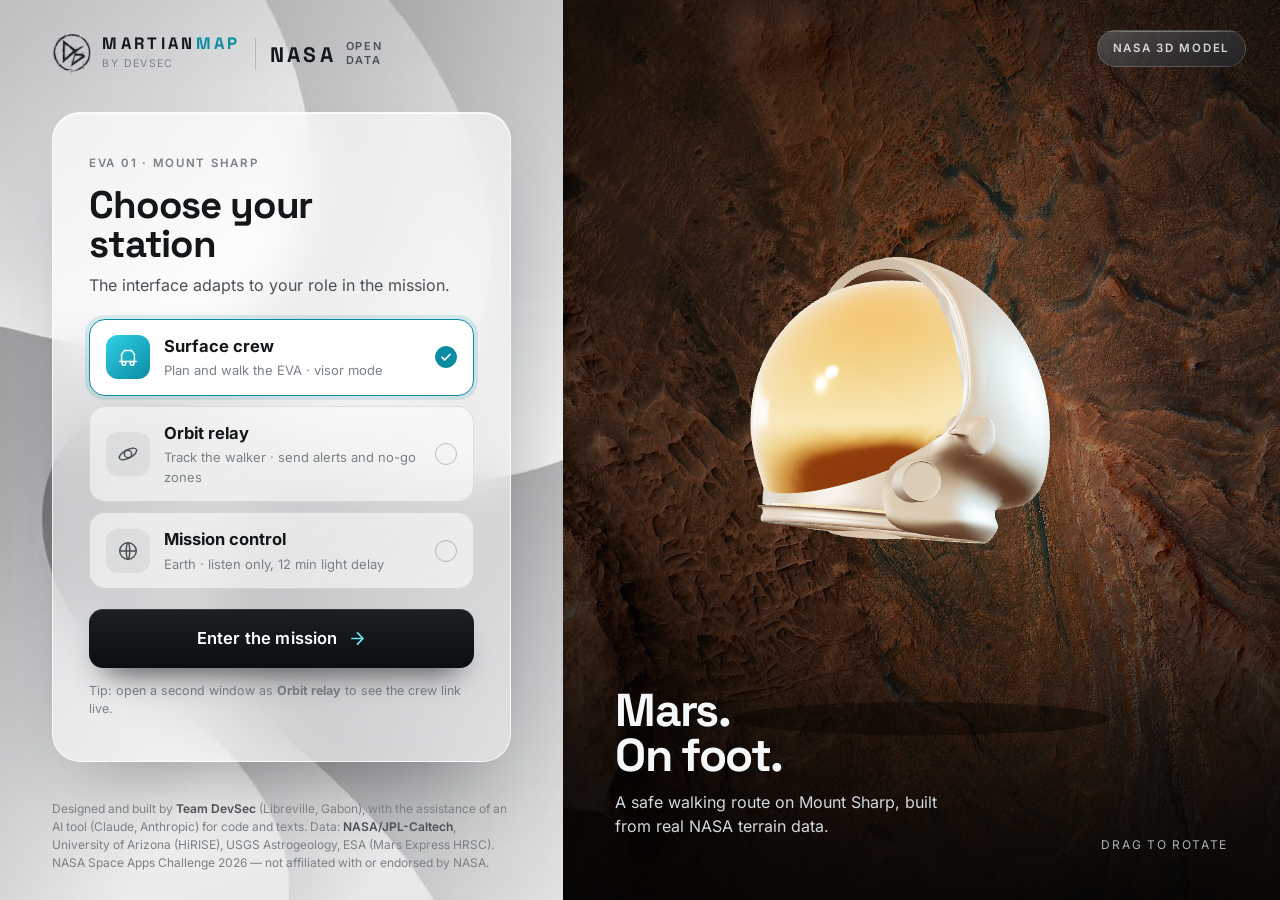
<file: site/index.html>
<!doctype html>
<html lang="en">
<head>
<meta charset="utf-8">
<meta name="viewport" content="width=device-width,initial-scale=1">
<title>Martian Map</title>
<meta name="description" content="Martian Map by DEVSEC — plan and run a Mars EVA on Mount Sharp, Gale crater. NASA / USGS data.">
<link rel="icon" href="assets/img/devsec-mark.png">
<link rel="stylesheet" href="assets/css/martian.css?v=8">
<script type="importmap">{"imports":{"three":"./assets/vendor/three.module.min.js"}}</script>
<style>
/* ===========================================================================
   ÉCRAN D'ENTRÉE (sans authentification — non autorisée par le concours)
   Gauche : choix du poste, sur le gris de la palette (surface claire, verre
   dépoli blanc). Droite : le casque NASA en 3D devant l'imagerie réelle.
   Le poste ne protège rien : il règle seulement ce que l'interface propose
   (conduire la marche, émettre, écouter).
   =========================================================================== */
body{overflow:auto;background:#C9CACC}
.page{display:grid;grid-template-columns:minmax(460px,44fr) 56fr;min-height:100vh}

/* ---------- gauche ---------- */
.acces{position:relative;display:flex;flex-direction:column;padding:34px 52px 28px;color:var(--clair-txt);
  background:#D4D5D7 url(assets/img/palette-grise.jpg) center/cover;overflow:hidden}
.acces::before{content:"";position:absolute;inset:0;
  background:linear-gradient(160deg,rgba(255,255,255,.35),rgba(255,255,255,0) 45%,rgba(110,111,113,.18))}
.acces > *{position:relative;z-index:1}

.tete{display:flex;align-items:center;justify-content:space-between;gap:16px}
.lockup{flex-wrap:nowrap;white-space:nowrap}
.lockup .marque-txt{color:var(--clair-txt)}
.lockup .marque-txt b{color:var(--cy-600)}
.lockup .marque-sous{color:var(--clair-txt-3)}
.lockup .x{background:rgba(20,23,26,.18)}
.nasa .t{font-size:11px;font-weight:600;letter-spacing:.14em;text-transform:uppercase;color:var(--clair-txt-2);line-height:1.25}

.centre{flex:1;display:flex;align-items:center;padding:30px 0}
.carte-acces{width:100%;max-width:490px;padding:36px 36px 30px;border-radius:28px;color:var(--clair-txt);
  background:linear-gradient(150deg,rgba(255,255,255,.72),rgba(255,255,255,.42));
  border:1px solid var(--clair-bord);
  backdrop-filter:blur(26px) saturate(160%);-webkit-backdrop-filter:blur(26px) saturate(160%);
  box-shadow:0 40px 80px -36px rgba(20,23,26,.45),0 1px 0 rgba(255,255,255,.9) inset}
.carte-acces .etiq{color:var(--clair-txt-3)}
.carte-acces h1{color:var(--clair-txt);font-size:clamp(32px,3vw,42px);font-weight:700;letter-spacing:-.03em;line-height:1.02;margin:10px 0 10px}
.carte-acces .intro{font-size:16px;color:var(--clair-txt-2);margin:0 0 22px}

.postes{display:grid;gap:10px;margin-bottom:20px}
.poste-c{display:grid;grid-template-columns:44px 1fr auto;align-items:center;gap:14px;padding:14px 16px;
  border-radius:16px;text-align:left;color:var(--clair-txt);
  background:rgba(255,255,255,.55);border:1px solid rgba(20,23,26,.1);
  transition:all var(--t-court) var(--e)}
.poste-c:hover{background:rgba(255,255,255,.85);transform:translateY(-1px)}
.poste-c .ic{width:44px;height:44px;border-radius:12px;display:grid;place-items:center;
  background:rgba(20,23,26,.06);color:var(--clair-txt-2)}
.poste-c .n{font-size:16.5px;font-weight:650;line-height:1.2}
.poste-c .d{font-size:13px;color:var(--clair-txt-3);margin-top:2px}
.poste-c .coche{width:22px;height:22px;border-radius:50%;border:1.5px solid rgba(20,23,26,.25);display:grid;place-items:center}
.poste-c .coche svg{opacity:0;transition:opacity var(--t-court)}
.poste-c[aria-checked=true]{background:#fff;border-color:var(--cy-600);box-shadow:0 0 0 4px rgba(10,140,163,.14)}
.poste-c[aria-checked=true] .ic{background:linear-gradient(140deg,var(--cy-400),var(--cy-600));color:#fff}
.poste-c[aria-checked=true] .coche{background:var(--cy-600);border-color:var(--cy-600)}
.poste-c[aria-checked=true] .coche svg{opacity:1}

.btn-ent{width:100%;padding:17px;font-size:16.5px;border-radius:14px;
  background:linear-gradient(180deg,#1B2024,#0B0E10);color:#fff;border:0;
  box-shadow:0 18px 30px -16px rgba(11,14,16,.8),0 1px 0 rgba(255,255,255,.12) inset}
.btn-ent:hover{background:linear-gradient(180deg,#252B30,#121619)}
.btn-ent svg{color:var(--cy-300);transition:transform var(--t-moyen) var(--e)}
.btn-ent:hover svg{transform:translateX(4px)}
.astuce{margin-top:14px;font-size:12.5px;color:var(--clair-txt-3);line-height:1.45}

.pied{font-size:12px;line-height:1.5;color:var(--clair-txt-3);max-width:62ch}
.pied b{color:var(--clair-txt-2);font-weight:600}

/* ---------- droite ---------- */
.vision{position:relative;overflow:hidden;background:#0A0806}
.vision .img{position:absolute;inset:-4%;background:url(assets/img/acces-vision.jpg) center/cover;
  filter:saturate(1.05) brightness(.62);transform:scale(1.04);transition:transform 1.2s var(--e)}
.vision::after{content:"";position:absolute;inset:0;pointer-events:none;
  background:radial-gradient(ellipse 70% 60% at 55% 45%,transparent 30%,rgba(5,4,3,.72) 100%),
             linear-gradient(0deg,rgba(5,4,3,.85),transparent 40%)}
#casque{position:absolute;inset:0;width:100%;height:100%;z-index:1;cursor:grab;touch-action:none}
#casque:active{cursor:grabbing}
.vision .txt{position:absolute;left:52px;bottom:46px;right:52px;z-index:2;pointer-events:none;
  display:flex;align-items:flex-end;justify-content:space-between;gap:24px}
.vision h2{font-size:clamp(34px,3.6vw,56px);font-weight:700;letter-spacing:-.035em;line-height:.98}
.vision .dsc{font-size:16px;color:var(--txt-2);margin-top:12px;max-width:36ch}
.puce-3d{position:absolute;top:30px;right:34px;z-index:2;display:flex;align-items:center;gap:10px;
  padding:9px 15px;border-radius:30px}
.indice{font-size:12px;letter-spacing:.14em;text-transform:uppercase;color:var(--txt-3);white-space:nowrap}
.vision.sans3d #casque{display:none}

@media (max-width:980px){
  .page{grid-template-columns:1fr}
  .vision{min-height:46vh;order:-1}
  .acces{padding:26px 20px}
  .carte-acces{padding:26px 20px}
  .vision .txt{left:20px;right:20px;bottom:24px}
  .indice{display:none}
}
</style>
</head>
<body>

<div class="page">
  <!-- =================== ENTRY =================== -->
  <section class="acces">
    <header class="tete entre-g">
      <div class="lockup">
        <div class="marque">
          <img src="assets/img/devsec-mark-sombre.png" alt="DEVSEC" style="height:40px">
          <div>
            <div class="marque-txt">MARTIAN<b>MAP</b></div>
            <div class="marque-sous">by DEVSEC</div>
          </div>
        </div>
        <span class="x"></span>
        <div class="nasa">
          <span class="nasa-mot" style="font-size:21px;color:var(--clair-txt)">NASA</span>
          <span class="t">Open<br>data</span>
        </div>
      </div>
    </header>

    <div class="centre">
      <div class="carte-acces entre">
        <span class="etiq">EVA 01 · Mount Sharp</span>
        <h1>Choose your<br>station</h1>
        <p class="intro">The interface adapts to your role in the mission.</p>

        <div class="postes" role="radiogroup" aria-label="Station">
          <button class="poste-c" role="radio" aria-checked="true" data-role="rover">
            <span class="ic"><svg width="22" height="22" viewBox="0 0 24 24" fill="none" stroke="currentColor" stroke-width="1.6" stroke-linecap="round" stroke-linejoin="round"><path d="M3 17h18M5 17V9l3-4h8l3 4v8"/><circle cx="7.5" cy="19" r="2"/><circle cx="16.5" cy="19" r="2"/></svg></span>
            <span><span class="n">Surface crew</span><span class="d" style="display:block">Plan and walk the EVA · visor mode</span></span>
            <span class="coche"><svg width="12" height="12" viewBox="0 0 24 24" fill="none" stroke="#fff" stroke-width="3.4" stroke-linecap="round" stroke-linejoin="round"><path d="m4 12.5 5.2 5.2L20 7"/></svg></span>
          </button>
          <button class="poste-c" role="radio" aria-checked="false" data-role="orbite">
            <span class="ic"><svg width="22" height="22" viewBox="0 0 24 24" fill="none" stroke="currentColor" stroke-width="1.6" stroke-linecap="round"><circle cx="12" cy="12" r="4"/><ellipse cx="12" cy="12" rx="10.5" ry="4.6" transform="rotate(-28 12 12)"/></svg></span>
            <span><span class="n">Orbit relay</span><span class="d" style="display:block">Track the walker · send alerts and no-go zones</span></span>
            <span class="coche"><svg width="12" height="12" viewBox="0 0 24 24" fill="none" stroke="#fff" stroke-width="3.4" stroke-linecap="round" stroke-linejoin="round"><path d="m4 12.5 5.2 5.2L20 7"/></svg></span>
          </button>
          <button class="poste-c" role="radio" aria-checked="false" data-role="terre">
            <span class="ic"><svg width="22" height="22" viewBox="0 0 24 24" fill="none" stroke="currentColor" stroke-width="1.6" stroke-linecap="round"><circle cx="12" cy="12" r="9"/><path d="M3 12h18M12 3c2.6 2.6 2.6 15.4 0 18M12 3c-2.6 2.6-2.6 15.4 0 18"/></svg></span>
            <span><span class="n">Mission control</span><span class="d" style="display:block">Earth · listen only, 12 min light delay</span></span>
            <span class="coche"><svg width="12" height="12" viewBox="0 0 24 24" fill="none" stroke="#fff" stroke-width="3.4" stroke-linecap="round" stroke-linejoin="round"><path d="m4 12.5 5.2 5.2L20 7"/></svg></span>
          </button>
        </div>

        <button class="btn btn-ent" id="entrer">
          <span>Enter the mission</span>
          <svg width="19" height="19" viewBox="0 0 24 24" fill="none" stroke="currentColor" stroke-width="2.2" stroke-linecap="round" stroke-linejoin="round"><path d="M5 12h13M12 5l7 7-7 7"/></svg>
        </button>
        <p class="astuce">Tip: open a second window as <b>Orbit relay</b> to see the crew link live.</p>
      </div>
    </div>

    <footer class="pied">
      Designed and built by <b>Team DevSec</b> (Libreville, Gabon), with the assistance of an AI tool
      (Claude, Anthropic) for code and texts. Data: <b>NASA/JPL-Caltech</b>, University of Arizona (HiRISE),
      USGS Astrogeology, ESA (Mars Express HRSC).<br>
      NASA Space Apps Challenge 2026 — not affiliated with or endorsed by NASA.
    </footer>
  </section>

  <!-- =================== VISION =================== -->
  <section class="vision" id="vision">
    <div class="img" id="vision-img"></div>
    <canvas id="casque" aria-label="NASA spacesuit helmet in 3D — drag to rotate"></canvas>
    <div class="puce-3d verre"><span class="etiq" style="color:var(--txt-2)">NASA 3D model</span></div>
    <div class="txt entre-d">
      <div>
        <h2>Mars.<br>On foot.</h2>
        <p class="dsc">A safe walking route on Mount Sharp, built from real NASA terrain data.</p>
      </div>
      <span class="indice">Drag to rotate</span>
    </div>
  </section>
</div>

<script src="assets/js/noyau.js?v=9"></script>
<script src="assets/js/entree.js?v=7"></script>
<script type="module" src="assets/js/acces3d.js?v=12"></script>
</body>
</html>
</file>
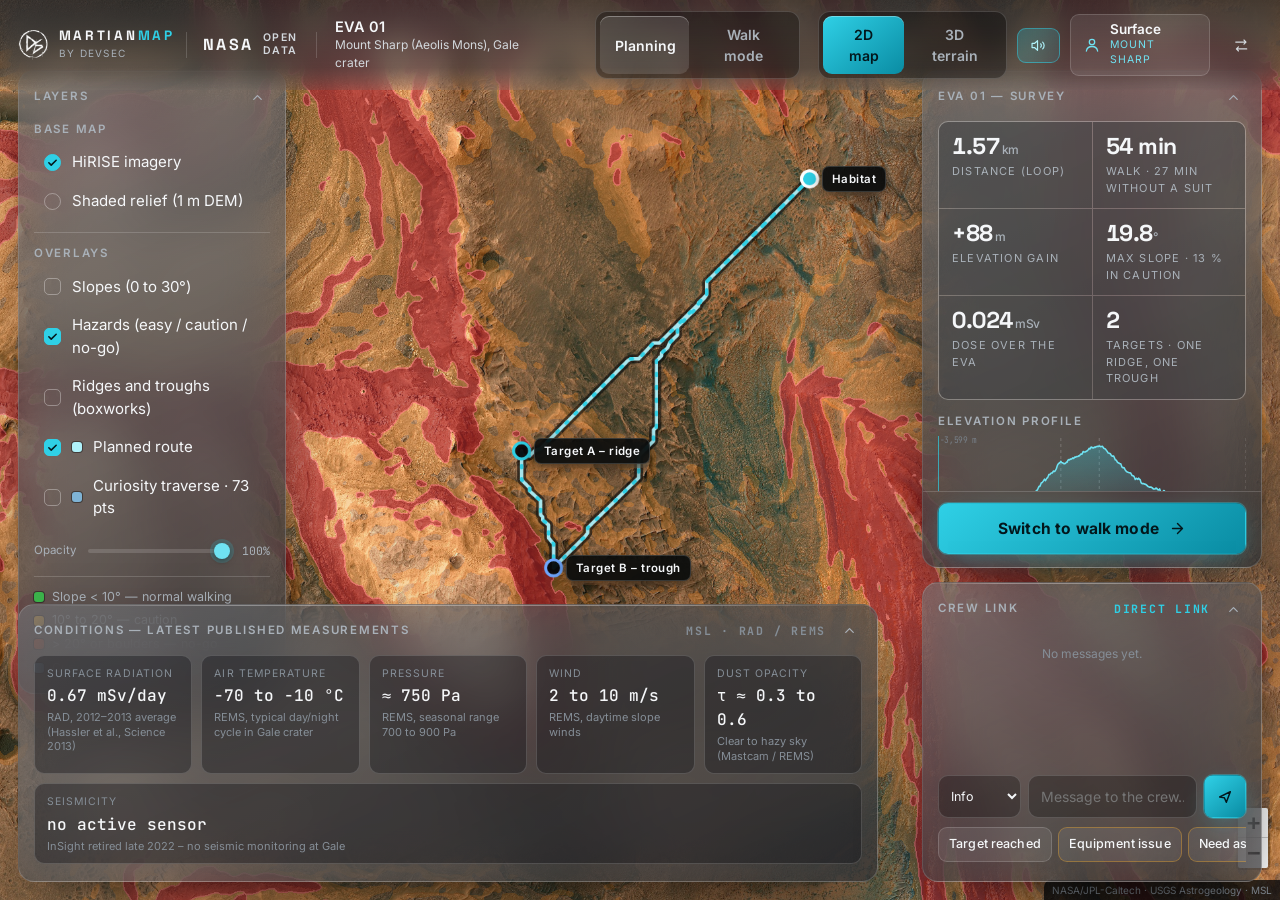
<file: site/app.html>
<!doctype html>
<html lang="en">
<head>
<meta charset="utf-8">
<meta name="viewport" content="width=device-width,initial-scale=1">
<title>Martian Map — EVA 01</title>
<link rel="icon" href="assets/img/devsec-mark.png">
<link rel="stylesheet" href="assets/vendor/leaflet/leaflet.css">
<link rel="stylesheet" href="assets/css/martian.css?v=8">
<script type="importmap">{"imports":{"three":"./assets/vendor/three.module.min.js"}}</script>
<style>
/* ===========================================================================
   Disposition : la scène (carte 2D ou terrain 3D) occupe TOUTE la fenêtre.
   Les panneaux sont des plaques de verre posées dessus — la carte n'est
   jamais réduite à une colonne.
   =========================================================================== */
body{overflow:hidden}
#scene{position:fixed;inset:0;z-index:0;background:#06090B}
#carte{position:absolute;inset:0}
#vue3d{position:absolute;inset:0;width:100%;height:100%;display:block;opacity:0;
  transition:opacity var(--t-long) var(--e);pointer-events:none}
body[data-vue="3d"] #vue3d,body[data-ecran="marche"] #vue3d{opacity:1;pointer-events:auto}
body[data-vue="3d"] #carte,body[data-ecran="marche"] #carte{opacity:0;pointer-events:none;transition:opacity var(--t-moyen) var(--e)}
#carte{transition:opacity var(--t-moyen) var(--e)}
.leaflet-container{background:#06090B;font-family:var(--police-ui)}
.leaflet-control-attribution{background:rgba(7,10,12,.78)!important;color:var(--txt-4)!important;
  font-size:10px!important;border-radius:7px 0 0 0;padding:3px 8px!important}
.leaflet-control-attribution a{color:var(--txt-3)!important}
.etiq-carte{background:rgba(7,10,12,.9);border:1px solid var(--verre-bord);color:var(--txt);white-space:nowrap;
  font:600 11.5px/1 var(--police-ui);letter-spacing:.04em;padding:5px 9px;border-radius:7px;
  box-shadow:0 6px 18px rgba(0,0,0,.5);backdrop-filter:blur(8px)}
.etiq-carte::before{display:none}

/* ---------------------------------------------------------------- barre haute */
#barre{position:fixed;top:0;left:0;right:0;z-index:40;display:flex;align-items:center;gap:18px;
  padding:11px 18px;background:linear-gradient(180deg,rgba(30,32,35,.72),rgba(30,32,35,.38) 75%,transparent);
  backdrop-filter:blur(14px) saturate(50%);-webkit-backdrop-filter:blur(14px) saturate(50%)}
.nasa-barre{display:flex;align-items:center;gap:9px;padding-left:16px;border-left:1px solid var(--verre-bord)}
.nasa-barre span:not(.nasa-mot){font-size:10.5px;font-weight:600;letter-spacing:.14em;text-transform:uppercase;color:var(--txt-2);line-height:1.2}
#barre .sep{width:1px;height:26px;background:var(--verre-bord)}
.mission-nom{font-size:14.5px;font-weight:600;line-height:1.2}
.mission-sous{font-size:12px;color:var(--txt-2)}
.droite{margin-left:auto;display:flex;align-items:center;gap:10px}
.poste{display:flex;align-items:center;gap:9px;padding:7px 12px;border-radius:9px;
  background:var(--verre-2);border:1px solid var(--verre-bord)}
.poste .n{font-size:13.5px;font-weight:600;line-height:1.1}
.poste .r{font-size:10.5px;color:var(--cy-300);letter-spacing:.1em;text-transform:uppercase}
.poste svg{color:var(--cy-300);flex:none}

/* ---------------------------------------------------------------- panneaux */
.panneau{position:fixed;z-index:30;display:flex;flex-direction:column;
  background:var(--verre-fume);
  backdrop-filter:var(--flou-fume);-webkit-backdrop-filter:var(--flou-fume);
  box-shadow:0 28px 64px -26px rgba(0,0,0,.9)}
.p-tete{display:flex;align-items:center;gap:10px;padding:13px 15px 11px}
.p-tete .etiq{flex:1}
.p-corps{padding:0 15px 15px;overflow-y:auto;min-height:0}
.repli{width:26px;height:26px;border-radius:7px;display:grid;place-items:center;color:var(--txt-3);
  transition:all var(--t-court) var(--e);flex:none}
.repli:hover{background:var(--verre-2);color:var(--txt)}
.repli svg{transition:transform var(--t-moyen) var(--e)}
.p-pied{padding:11px 15px 13px;border-top:1px solid var(--verre-bord);flex:none}
.panneau.ferme .p-corps,.panneau.ferme .p-pied{display:none}
.panneau.ferme .repli svg{transform:rotate(180deg)}

#p-couches{top:70px;left:18px;width:268px;max-height:calc(100vh - 220px)}
#p-mission{top:70px;right:18px;bottom:362px;width:390px}
#p-conditions{bottom:18px;left:18px;width:calc(100% - 446px);max-width:860px}
#p-comms{bottom:18px;right:18px;width:390px;height:330px}
body[data-ecran="marche"] .panneau{opacity:0;pointer-events:none;transform:translateY(8px)}
body[data-ecran="marche"] [data-hors-marche]{opacity:0;pointer-events:none;
  transition:opacity var(--t-moyen) var(--e)}
.panneau{transition:opacity var(--t-moyen) var(--e),transform var(--t-moyen) var(--e)}
#p-mission.ferme{width:218px}
body.plein #p-mission,body.plein #p-conditions,body.plein #p-comms,body.plein #p-couches{opacity:0;pointer-events:none}

/* --- couches --- */
.groupe + .groupe{margin-top:12px;padding-top:12px;border-top:1px solid var(--verre-bord)}
.legende{margin-top:12px;padding-top:11px;border-top:1px solid var(--verre-bord);display:grid;gap:5px}
.legende div{display:flex;align-items:center;gap:8px;font-size:12.5px;color:var(--txt-3)}
.opacite{display:flex;align-items:center;gap:10px;margin-top:10px;font-size:11.5px;color:var(--txt-3)}
.opacite input{flex:1}

/* --- bilan de mission --- */
.bilan{display:grid;grid-template-columns:1fr 1fr;gap:1px;background:var(--verre-bord);
  border:1px solid var(--verre-bord);border-radius:var(--r-s);overflow:hidden;margin-bottom:13px}
.bilan > div{background:rgba(20,22,25,.42);padding:12px 13px}
.bilan .v{font-family:var(--police-titre);font-size:23px;font-weight:700;letter-spacing:-.02em;line-height:1.05}
.bilan .v .unite{font-size:12px}
.bilan .l{font-size:11px;letter-spacing:.11em;text-transform:uppercase;color:var(--txt-3);margin-top:5px}

#profil{width:100%;height:92px;display:block;margin:4px 0 2px;cursor:crosshair}

.etape{display:grid;grid-template-columns:30px 1fr;gap:11px;padding:10px;border-radius:10px;width:100%;
  text-align:left;border:1px solid transparent;transition:all var(--t-court) var(--e)}
.etape:hover{background:var(--verre-2)}
.etape[aria-current=true]{border-color:rgba(47,208,230,.45);background:rgba(47,208,230,.08)}
.etape .num{width:30px;height:30px;border-radius:9px;display:grid;place-items:center;flex:none;
  font-family:var(--police-data);font-size:12px;font-weight:700;
  background:var(--verre-3);color:var(--txt-2);border:1px solid var(--verre-bord)}
.etape[data-nature=habitat] .num{background:rgba(255,255,255,.9);color:#070A0C;border-color:transparent}
.etape[data-nature="crête"] .num{background:linear-gradient(140deg,var(--cy-400),var(--cy-600));color:#03171C;border-color:transparent}
.etape[data-nature=creux] .num{background:linear-gradient(140deg,#6FA8FF,#2D63C8);color:#03101C;border-color:transparent}
.etape .nom{display:block;font-size:15.5px;font-weight:600;line-height:1.25}
.etape .det{display:block;font-size:12px;color:var(--txt-3);margin-top:4px;font-family:var(--police-data);
  line-height:1.5}
.etape .sci{display:block;font-size:12.5px;color:var(--cy-300);margin-top:5px;line-height:1.4}

/* --- conditions --- */
.mesures{display:flex;flex-wrap:wrap;gap:9px;padding-bottom:2px}
.mesure{flex:1 0 140px;padding:10px 12px;border-radius:10px;background:rgba(20,22,25,.4);
  border:1px solid var(--verre-bord)}
.mesure .n{font-size:10.5px;letter-spacing:.1em;text-transform:uppercase;color:var(--txt-4)}
.mesure .v{font-family:var(--police-data);font-size:16px;font-weight:500;margin:3px 0 2px}
.mesure .d{font-size:11px;color:var(--txt-4);line-height:1.3}

/* --- liaison --- */
#fil{display:flex;flex-direction:column;gap:7px;overflow-y:auto;flex:1;min-height:0;margin-bottom:11px}
.msg-l{padding:10px 12px;border-radius:11px;background:rgba(20,22,25,.45);border:1px solid var(--verre-bord);
  font-size:13.5px;line-height:1.42;animation:entre var(--t-moyen) var(--e) both}
.msg-l[data-moi]{margin-left:22px;background:rgba(47,208,230,.07);border-color:rgba(47,208,230,.22)}
.msg-l .acc{display:block;margin-top:5px;font-size:11px;color:var(--txt-3);font-family:var(--police-data)}
.msg-l .acc.ok{color:var(--cy-300)}
.msg-l .zone-l{display:inline-flex;align-items:center;gap:5px;margin-top:6px;font-size:11.5px;color:#FF9C9D}
.composer{display:flex;gap:7px;margin-bottom:9px}
.composer input{flex:1;min-width:0;padding:10px 12px;border-radius:10px;border:1px solid var(--verre-bord);
  background:rgba(0,0,0,.28);outline:0;font-size:14px}
.composer input:focus{border-color:var(--cy-500);box-shadow:0 0 0 3px rgba(47,208,230,.14)}
.composer select{padding:0 8px;border-radius:10px;border:1px solid var(--verre-bord);background:rgba(0,0,0,.28);font-size:12.5px}
.composer select option{background:#1d2024}
#suivi{display:none;align-items:center;gap:10px;padding:9px 11px;margin-bottom:9px;border-radius:11px;
  background:rgba(47,208,230,.08);border:1px solid rgba(47,208,230,.25);font-size:12.5px}
#suivi.vu{display:flex}
#suivi .data{color:var(--cy-200)}
#suivi .h{margin-left:auto;color:var(--txt-3);font-size:11px}
#suivi #suivi-auto{padding:4px 9px;font-size:11.5px;flex:none}
#suivi .puce-etat{--c:var(--txt-4)}
#suivi.en-marche .puce-etat{--c:var(--cy-400)}
body.pose-zone #carte{cursor:crosshair}
.zone-carte{fill:url(#hachures)}
.msg-l .e{display:flex;align-items:center;gap:7px;margin-bottom:4px}
.msg-l .qui{font-size:10px;letter-spacing:.1em;text-transform:uppercase;color:var(--txt-3)}
.msg-l .h{margin-left:auto;font-family:var(--police-data);font-size:10px;color:var(--txt-4)}
.msg-l[data-prio=danger]{border-color:rgba(255,77,79,.45);background:rgba(255,77,79,.09)}
.msg-l[data-prio=prudence]{border-color:rgba(255,176,32,.4);background:rgba(255,176,32,.07)}
.envois{display:flex;flex-wrap:nowrap;gap:6px;overflow-x:auto;padding-bottom:4px;flex:none;scrollbar-width:thin}
.envois .btn{flex:none;white-space:nowrap}
#fil{min-height:70px}
.envois .btn{padding:7px 10px;font-size:12.5px;border-radius:9px;font-weight:500}
.envois .btn[data-prio=danger]{border-color:rgba(255,77,79,.4)}
.envois .btn[data-prio=prudence]{border-color:rgba(255,176,32,.35)}
.vide{font-size:12px;color:var(--txt-4);padding:12px 2px;text-align:center}

/* ===========================================================================
   MODE MARCHE — visière
   Le centre reste libre : tout est repoussé sur les bords.
   =========================================================================== */
#hud{position:fixed;inset:0;z-index:35;opacity:0;pointer-events:none;
  transition:opacity var(--t-moyen) var(--e)}
body[data-ecran="marche"] #hud{opacity:1;pointer-events:auto}
#hud > *{position:absolute}
/* vignettage de visière */
#hud::before{content:"";position:absolute;inset:0;pointer-events:none;
  background:radial-gradient(ellipse 72% 64% at 50% 48%,transparent 52%,rgba(0,0,0,.62) 100%)}

/* bande de cap, en haut : fine, à la limite du champ de vision */
#ruban{top:72px;left:50%;transform:translateX(-50%);width:min(620px,56vw);height:44px;
  background:var(--verre-fume);
  border-radius:12px;overflow:hidden;display:grid;place-items:center}
#ruban canvas{display:block;width:100%;height:100%}
#ruban .fleche{position:absolute;top:-6px;left:50%;transform:translateX(-50%);
  width:0;height:0;border-left:7px solid transparent;border-right:7px solid transparent;
  border-top:9px solid var(--cy-300)}

.colonne{display:flex;flex-direction:column;gap:12px;width:296px}
#hud-g{left:26px;top:132px}
#hud-d{right:26px;top:132px;align-items:stretch}
.bloc{padding:15px 17px;border-radius:var(--r-m);
  background:var(--verre-fume);
  backdrop-filter:var(--flou-fume);-webkit-backdrop-filter:var(--flou-fume)}
.bloc .l{font-size:11px;letter-spacing:.15em;text-transform:uppercase;color:var(--txt-3);margin-bottom:7px}
.bloc .g{font-family:var(--police-titre);font-weight:700;letter-spacing:-.03em;line-height:.95;
  font-variant-numeric:tabular-nums}
.bloc .g .unite{font-size:.42em;letter-spacing:0}

#b-prochain .nom{font-family:var(--police-titre);font-size:23px;font-weight:600;line-height:1.1}
#b-prochain .sci{font-size:12.5px;color:var(--cy-300);margin-top:5px;line-height:1.35}
#b-dist .g{font-size:64px}
#b-temps .g{font-size:40px}
#b-pente{border:1.5px solid var(--sur);background:linear-gradient(150deg,rgba(86,204,138,.14),rgba(86,204,138,.04))}
#b-pente .l{color:var(--sur)}
#b-pente .g{font-size:46px}
#b-pente[data-n=prudence]{border-color:var(--prudence);background:linear-gradient(150deg,rgba(255,176,32,.16),rgba(255,176,32,.04))}
#b-pente[data-n=prudence] .l{color:var(--prudence)}
#b-pente[data-n=limite]{border-color:var(--danger);background:linear-gradient(150deg,rgba(255,77,79,.18),rgba(255,77,79,.05))}
#b-pente[data-n=limite] .l{color:#FF8A8C}
#b-retour .g{font-size:34px}
.duo{display:flex;gap:11px}
.duo > div{flex:1}

/* minicarte 3D façon jeu — inclinée, orientée selon le cap */
#boussole3d{left:26px;bottom:26px;width:230px;height:230px;perspective:620px;pointer-events:none}
#boussole3d .plateau{width:100%;height:100%;transform:rotateX(48deg) scale(1.08);transform-style:preserve-3d;
  border-radius:50%;overflow:hidden;position:relative;
  background:radial-gradient(circle,rgba(10,16,20,.9),rgba(6,9,11,.96));
  box-shadow:0 0 0 1.5px var(--verre-bord),0 24px 50px -16px rgba(0,0,0,.9),
             0 0 46px -10px rgba(47,208,230,.3) inset}
#boussole3d canvas{position:absolute;inset:0;width:100%;height:100%}
#boussole3d .joueur{position:absolute;left:50%;top:70%;transform:translate(-50%,-50%);
  width:0;height:0;border-left:8px solid transparent;border-right:8px solid transparent;
  border-bottom:17px solid var(--cy-300);filter:drop-shadow(0 0 7px rgba(47,208,230,.9))}
#boussole3d .nord{position:absolute;left:50%;top:70%;width:2px;height:42%;transform-origin:top center;
  background:linear-gradient(180deg,rgba(255,77,79,.85),transparent)}
#boussole3d .cadre{position:absolute;inset:0;border-radius:50%;pointer-events:none;
  box-shadow:0 0 0 1.5px rgba(255,255,255,.14) inset}
#boussole-etiq{left:26px;bottom:2px;width:230px;display:flex;flex-direction:column;align-items:center;gap:7px}
#mini-etiq{font-size:11.5px;letter-spacing:.1em}
#boussole3d[data-etat=prudence] .plateau{box-shadow:0 0 0 2px var(--prudence),0 24px 50px -16px rgba(0,0,0,.9)}
#boussole3d[data-etat=danger] .plateau{box-shadow:0 0 0 3px var(--danger),0 0 40px -6px rgba(255,77,79,.6),0 24px 50px -16px rgba(0,0,0,.9)}
#radar-ctl{display:flex;gap:6px;align-items:center}
#radar-ctl .segments{padding:3px}#radar-ctl .segments button{padding:4px 10px;font-size:12px}
#radar-portee{padding:5px 9px;font-size:12px}
/* liaison dans la visière : bas-centre, hors du champ utile */
#h-liaison{left:0;right:0;margin:0 auto;bottom:26px;width:min(440px,calc(100vw - 920px));min-width:300px;padding:11px 14px;
  border-radius:var(--r-m);display:none}
#h-liaison.vu{display:block;animation:tombe var(--t-moyen) var(--e) both}
#h-liaison[data-prio=danger]{border-color:rgba(255,77,79,.6);box-shadow:0 0 0 1px rgba(255,77,79,.4),0 20px 50px -20px rgba(255,77,79,.5)}
#h-liaison[data-prio=prudence]{border-color:rgba(255,176,32,.55)}
#h-liaison .e{display:flex;align-items:center;gap:8px;margin-bottom:4px}
#h-liaison .t{font-size:14px;line-height:1.4;margin-bottom:9px}
#h-liaison .rep{display:flex;gap:6px}
#h-liaison .rep .btn{flex:1;padding:7px 8px;font-size:12.5px}
#h-liaison .rep kbd{font-family:var(--police-data);font-size:10.5px;color:var(--txt-3);margin-right:2px}
body.sur-cible-on #h-liaison{bottom:200px}

/* contrôles de démonstration */
#hud-cmd{right:26px;bottom:26px;width:380px;padding:13px 15px;border-radius:var(--r-m)}
.allure{display:flex;align-items:center;gap:8px;margin-bottom:10px;font-size:12px;color:var(--txt-3)}
.allure .segments{margin-left:auto;padding:3px}
.allure .segments button{padding:5px 10px;font-size:12.5px}
.allure .data{color:var(--txt-2)}
.cmd-l{display:flex;align-items:center;gap:8px;margin-bottom:10px}
.cmd-l .btn{flex:none}
#barre-prog{height:5px;border-radius:5px;background:rgba(255,255,255,.1);overflow:hidden;margin-bottom:9px}
#barre-prog i{display:block;height:100%;width:0;border-radius:5px;
  background:linear-gradient(90deg,var(--cy-500),var(--cy-300));transition:width .18s linear}
.cmd-info{font-family:var(--police-data);font-size:10.5px;color:var(--txt-4);display:flex;
  justify-content:space-between;gap:10px}

/* réticule central, très discret */
#reticule{left:50%;top:50%;transform:translate(-50%,-50%);width:46px;height:46px;pointer-events:none;opacity:.5}
#reticule::before,#reticule::after{content:"";position:absolute;background:rgba(255,255,255,.5)}
#reticule::before{left:50%;top:0;bottom:0;width:1px;transform:translateX(-50%);
  background:linear-gradient(180deg,transparent,rgba(255,255,255,.45) 35%,transparent 45%,
    transparent 55%,rgba(255,255,255,.45) 65%,transparent)}
#reticule::after{top:50%;left:0;right:0;height:1px;transform:translateY(-50%);
  background:linear-gradient(90deg,transparent,rgba(255,255,255,.45) 35%,transparent 45%,
    transparent 55%,rgba(255,255,255,.45) 65%,transparent)}

/* carte d'arrivée sur cible — placée bas-centre, hors du champ utile */
#sur-cible{left:50%;bottom:26px;transform:translateX(-50%) translateY(14px);width:min(430px,46vw);
  padding:16px 18px;border-radius:var(--r-m);opacity:0;pointer-events:none;
  border:1.5px solid rgba(47,208,230,.5);
  background:linear-gradient(150deg,rgba(47,208,230,.16),rgba(10,16,20,.9));
  transition:opacity var(--t-moyen) var(--e),transform var(--t-moyen) var(--e)}
#sur-cible.vu{opacity:1;transform:translateX(-50%);pointer-events:auto}
#sur-cible .t{display:flex;align-items:center;gap:10px;margin-bottom:9px}
#sur-cible .nom{font-family:var(--police-titre);font-size:18px;font-weight:600}
#sur-cible .sci{font-size:12.5px;color:var(--txt-2);line-height:1.45;margin-bottom:11px}
#sur-cible .chrono{display:flex;align-items:baseline;gap:9px}
#sur-cible .chrono .g{font-family:var(--police-titre);font-size:34px;font-weight:700;
  font-variant-numeric:tabular-nums;letter-spacing:-.02em;color:var(--cy-200)}

/* pile d'alertes (liaison, sécurité) */
#alertes{position:fixed;top:66px;left:50%;transform:translateX(-50%);z-index:60;
  display:flex;flex-direction:column;gap:9px;width:min(460px,86vw);pointer-events:none}
.alerte{padding:13px 15px;border-radius:var(--r-m);pointer-events:auto;
  border-left:3px solid var(--cy-400);animation:tombe var(--t-moyen) var(--e) both}
.alerte[data-prio=danger]{border-left-color:var(--danger)}
.alerte[data-prio=prudence]{border-left-color:var(--prudence)}
.alerte .e{display:flex;align-items:center;gap:8px;margin-bottom:4px}
.alerte .t{font-size:12.5px;line-height:1.4;color:var(--txt-2)}
@keyframes tombe{from{opacity:0;transform:translateY(-14px) scale(.97)}to{opacity:1;transform:none}}
.part{animation:part var(--t-moyen) var(--e) forwards}
@keyframes part{to{opacity:0;transform:translateY(-10px) scale(.97);margin-top:-54px}}

.impulsion{animation:impulsion .5s var(--e)}
@keyframes impulsion{0%{box-shadow:0 0 0 0 rgba(47,208,230,.5)}100%{box-shadow:0 0 0 18px rgba(47,208,230,0)}}

/* chargement */
#chargement{position:fixed;inset:0;z-index:90;display:grid;place-items:center;background:var(--ink-900);
  transition:opacity var(--t-long) var(--e)}
#chargement.parti{opacity:0;pointer-events:none}
.barre-ch{width:210px;height:2px;background:rgba(255,255,255,.1);border-radius:2px;overflow:hidden;margin-top:22px}
.barre-ch i{display:block;height:100%;width:30%;background:var(--cy-400);animation:glisse 1.1s var(--e) infinite}
@keyframes glisse{0%{transform:translateX(-100%)}100%{transform:translateX(430%)}}

@media (max-width:1280px){
  #p-mission{width:340px}#p-comms{width:340px;height:300px}
  #p-mission{bottom:332px}
  #p-conditions{width:calc(100% - 396px)}
  .colonne{width:250px}#b-dist .g{font-size:48px}
}
@media (max-width:1000px){
  #p-couches,#p-conditions{display:none}
  #p-mission,#p-comms{width:min(340px,calc(100vw - 36px))}
  #boussole3d{width:170px;height:170px}#boussole-etiq{width:170px}
  #hud-cmd{width:min(330px,calc(100vw - 52px))}
}
</style>
</head>
<body data-ecran="plan" data-vue="2d" data-role="rover">

<div id="chargement">
  <div style="text-align:center">
    <img src="assets/img/devsec-mark.png" alt="" style="height:52px;opacity:.9">
    <div class="marque-txt" style="margin-top:16px">MARTIAN<b>MAP</b></div>
    <div class="etiq" style="margin-top:9px" id="ch-txt">Loading survey</div>
    <div class="barre-ch"><i></i></div>
  </div>
</div>

<div id="scene">
  <div id="carte"></div>
  <canvas id="vue3d"></canvas>
</div>

<!-- ============================ BARRE HAUTE ============================ -->
<header id="barre">
  <div class="marque">
    <img src="assets/img/devsec-mark.png" alt="DEVSEC" style="height:30px">
    <div>
      <div class="marque-txt" style="font-size:13.5px">MARTIAN<b>MAP</b></div>
      <div class="marque-sous" style="font-size:10px">by DEVSEC</div>
    </div>
    <div class="nasa-barre"><span class="nasa-mot" style="font-size:16px;color:var(--txt)">NASA</span><span>Open<br>data</span></div>
  </div>
  <div class="sep"></div>
  <div>
    <div class="mission-nom" id="m-nom">EVA 01</div>
    <div class="mission-sous" id="m-site">Mount Sharp</div>
  </div>

  <div class="segments" role="tablist" style="margin-left:26px">
    <button role="tab" data-ecran="plan" aria-selected="true">Planning</button>
    <button role="tab" data-ecran="marche" aria-selected="false" id="ong-marche">Walk mode</button>
  </div>

  <div class="droite">
    <div class="segments" id="vues" data-hors-marche>
      <button data-vue="2d" aria-selected="true" class="cy">2D map</button>
      <button data-vue="3d" aria-selected="false" class="cy">3D terrain</button>
    </div>
    <button class="btn btn-fant btn-min" id="b-son" aria-pressed="true" title="Interface sounds">
      <svg width="17" height="17" viewBox="0 0 24 24" fill="none" stroke="currentColor" stroke-width="1.7" stroke-linecap="round" stroke-linejoin="round"><path d="M11 5 6.5 9H3v6h3.5L11 19Z"/><path d="M15.5 9.5a3.5 3.5 0 0 1 0 5" class="o1"/><path d="M18.5 7a7 7 0 0 1 0 10" class="o2"/></svg>
    </button>
    <div class="poste">
      <svg width="18" height="18" viewBox="0 0 24 24" fill="none" stroke="currentColor" stroke-width="1.7" stroke-linecap="round" stroke-linejoin="round" id="p-ic"><circle cx="12" cy="8" r="3.6"/><path d="M4.5 20c.7-3.8 3.8-6 7.5-6s6.8 2.2 7.5 6"/></svg>
      <div><div class="n" id="p-nom">Surface</div><div class="r" id="p-lieu">surface</div></div>
    </div>
    <button class="btn btn-fant btn-min" id="b-sortie" title="Change station">
      <svg width="17" height="17" viewBox="0 0 24 24" fill="none" stroke="currentColor" stroke-width="1.7" stroke-linecap="round" stroke-linejoin="round"><path d="M4 7h15m0 0-3-3m3 3-3 3M20 17H5m0 0 3-3m-3 3 3 3"/></svg>
    </button>
  </div>
</header>

<!-- ============================ PLANIFICATION ============================ -->
<aside class="panneau verre" id="p-couches">
  <div class="p-tete">
    <span class="etiq">Layers</span>
    <button class="repli" data-repli title="Collapse"><svg width="15" height="15" viewBox="0 0 24 24" fill="none" stroke="currentColor" stroke-width="2" stroke-linecap="round" stroke-linejoin="round"><path d="m6 15 6-6 6 6"/></svg></button>
  </div>
  <div class="p-corps">
    <div class="groupe"><span class="etiq" style="display:block;margin-bottom:5px">Base map</span><div id="fonds"></div></div>
    <div class="groupe"><span class="etiq" style="display:block;margin-bottom:5px">Overlays</span><div id="surcouches"></div>
      <div class="opacite"><span>Opacity</span><input type="range" id="opacite" min="10" max="100" value="100"><span class="data" id="opacite-v">100%</span></div>
    </div>
    <div class="legende">
      <div><span class="pastille" style="background:#3CB44B"></span>Slope &lt; 10° — normal walking</div>
      <div><span class="pastille" style="background:#E0A33C"></span>10° to 20° — caution</div>
      <div><span class="pastille" style="background:#B5462A"></span>&gt; 20° or boulders — no-go</div>
      <div><span class="pastille" style="background:#7FB3D5"></span>Curiosity traverse</div>
    </div>
  </div>
</aside>

<aside class="panneau verre" id="p-mission">
  <div class="p-tete">
    <span class="etiq">EVA 01 — survey</span>
    <button class="repli" data-repli title="Collapse"><svg width="15" height="15" viewBox="0 0 24 24" fill="none" stroke="currentColor" stroke-width="2" stroke-linecap="round" stroke-linejoin="round"><path d="m6 15 6-6 6 6"/></svg></button>
  </div>
  <div class="p-corps">
    <div class="bilan" id="bilan"></div>
    <span class="etiq" style="display:block;margin:4px 0 2px">Elevation profile</span>
    <svg id="profil" viewBox="0 0 352 92" preserveAspectRatio="none"></svg>
    <div style="font-size:10.5px;color:var(--txt-4);margin-bottom:12px">
      Bottom band: hazard class of the ground underfoot.
    </div>
    <span class="etiq" style="display:block;margin-bottom:5px">Sequence</span>
    <div id="etapes"></div>
    <div style="font-size:10.5px;color:var(--txt-4);margin-top:12px;line-height:1.45" id="hypotheses"></div>
  </div>
  <div class="p-pied">
    <button class="btn btn-cle" id="vers-marche" style="width:100%">
      Switch to walk mode
      <svg width="17" height="17" viewBox="0 0 24 24" fill="none" stroke="currentColor" stroke-width="2" stroke-linecap="round" stroke-linejoin="round"><path d="M5 12h13M12 5l7 7-7 7"/></svg>
    </button>
  </div>
</aside>

<aside class="panneau verre" id="p-conditions">
  <div class="p-tete">
    <span class="etiq">Conditions — latest published measurements</span>
    <span class="etiq data" id="cond-maj" style="flex:none;color:var(--txt-4)"></span>
    <button class="repli" data-repli title="Collapse"><svg width="15" height="15" viewBox="0 0 24 24" fill="none" stroke="currentColor" stroke-width="2" stroke-linecap="round" stroke-linejoin="round"><path d="m6 15 6-6 6 6"/></svg></button>
  </div>
  <div class="p-corps"><div class="mesures" id="mesures"></div></div>
</aside>

<aside class="panneau verre" id="p-comms">
  <div class="p-tete">
    <span class="etiq">Crew link</span>
    <span class="etiq data" id="delai" style="flex:none;color:var(--cy-400)"></span>
    <button class="repli" data-repli title="Collapse"><svg width="15" height="15" viewBox="0 0 24 24" fill="none" stroke="currentColor" stroke-width="2" stroke-linecap="round" stroke-linejoin="round"><path d="m6 15 6-6 6 6"/></svg></button>
  </div>
  <div class="p-corps" style="display:flex;flex-direction:column;flex:1;min-height:0">
    <div id="suivi"><span class="puce-etat"></span>
      <span>Walker <span class="data" id="suivi-txt">—</span></span><span class="h data" id="suivi-h"></span>
      <button class="btn btn-min" id="suivi-auto" aria-pressed="true" title="Keep the walker in view">Follow</button></div>
    <div id="fil"></div>
    <form class="composer" id="composer" autocomplete="off">
      <select id="c-prio" aria-label="Priority"><option value="info">Info</option><option value="prudence">Caution</option><option value="danger">Urgent</option></select>
      <input id="c-texte" maxlength="280" placeholder="Message to the crew…" aria-label="Message">
      <button class="btn btn-min btn-cle" type="submit" aria-label="Send"><svg width="16" height="16" viewBox="0 0 24 24" fill="none" stroke="currentColor" stroke-width="2.2" stroke-linecap="round" stroke-linejoin="round"><path d="M4 12 20 4l-6 16-3-7Z"/></svg></button>
    </form>
    <div class="envois" id="envois"></div>
  </div>
</aside>

<!-- ============================ MODE MARCHE ============================ -->
<section id="hud" aria-hidden="true">
  <div id="ruban" class="verre"><canvas id="ruban-c" width="1240" height="84"></canvas><span class="fleche"></span></div>
  <div id="reticule"></div>

  <div class="colonne" id="hud-g">
    <div class="bloc verre" id="b-prochain">
      <div class="l">Next waypoint <span class="data" id="h-etape" style="color:var(--cy-400)"></span></div>
      <div class="nom" id="h-nom">—</div>
      <div class="sci" id="h-sci"></div>
    </div>
    <div class="bloc verre" id="b-dist">
      <div class="l">Distance</div>
      <div class="g" id="h-dist">0<span class="unite"> m</span></div>
    </div>
    <div class="bloc verre" id="b-temps">
      <div class="l">Time estimate</div>
      <div class="g" id="h-temps">0<span class="unite"> min</span></div>
    </div>
  </div>

  <div class="colonne" id="hud-d">
    <div class="bloc verre" id="b-pente" data-n="ok">
      <div class="l" id="h-pente-etat">Normal ground</div>
      <div class="g" id="h-pente">0,0°</div>
      <div style="font-size:11px;color:var(--txt-3);margin-top:6px" id="h-pente-txt"></div>
    </div>
    <div class="bloc verre" id="b-retour">
      <div class="l">Back to habitat</div>
      <div class="g" id="h-retour">0<span class="unite"> min</span></div>
    </div>
    <div class="duo">
      <div class="bloc verre"><div class="l">Dose</div>
        <div class="g data" style="font-size:21px" id="h-dose">0.000<span class="unite" style="font-size:11px"> mSv</span></div></div>
      <div class="bloc verre"><div class="l">Heading</div>
        <div class="g data" style="font-size:21px" id="h-cap">0°</div></div>
    </div>
  </div>

  <div id="boussole3d">
    <div class="plateau"><canvas id="mini-c" width="560" height="560"></canvas><span class="nord" id="mini-nord"></span><span class="cadre"></span></div>
    <span class="joueur"></span>
  </div>
  <div id="boussole-etiq">
    <span class="etiq" id="mini-etiq">Zones · 160 m</span>
    <div id="radar-ctl">
      <div class="segments" id="radar-couches" title="Radar layer (R)">
        <button data-c="zones" aria-selected="true">Zones</button>
        <button data-c="trajet" aria-selected="false">Route</button>
      </div>
      <button class="btn btn-min" id="radar-portee" title="Radar range">160 m</button>
    </div>
  </div>

  <div id="h-liaison" class="verre">
    <div class="e"><span class="puce-etat etat" id="hl-puce" style="border:0;padding:0"></span>
      <span class="etiq" id="hl-de">Orbit</span><span class="etiq data" id="hl-h" style="margin-left:auto;color:var(--txt-3)"></span></div>
    <div class="t" id="hl-t"></div>
    <div class="rep">
      <button class="btn btn-min" data-rep="ok"><kbd>1</kbd> Copy</button>
      <button class="btn btn-min" data-rep="retour-ok"><kbd>2</kbd> Heading back</button>
      <button class="btn btn-min" data-rep="aide"><kbd>3</kbd> Assistance</button>
    </div>
  </div>

  <div id="sur-cible" class="verre">
    <div class="t">
      <span class="puce-etat etat" style="--c:var(--cy-400);border:0;padding:0"></span>
      <span class="etiq etiq-cy">Target reached</span>
      <span class="nom" id="sc-nom" style="margin-left:auto"></span>
    </div>
    <div class="sci" id="sc-sci"></div>
    <div class="chrono">
      <span class="g" id="sc-chrono">20:00</span>
      <div><div class="etiq">Sampling in progress</div>
        <div style="font-size:11px;color:var(--txt-3)" id="sc-reste"></div></div>
      <button class="btn btn-min" id="sc-fin" style="margin-left:auto">Finish</button>
    </div>
  </div>

  <div id="hud-cmd" class="verre">
    <div class="allure">
      <span>Pace <span class="data" id="c-vitesse">—</span></span>
      <div class="segments" id="c-facteur" title="Demo time acceleration">
        <button data-f="1" aria-selected="false">×1</button>
        <button data-f="10" aria-selected="true">×10</button>
        <button data-f="30" aria-selected="false">×30</button>
      </div>
    </div>
    <div class="cmd-l">
      <button class="btn btn-min" id="c-recul">−25 m</button>
      <button class="btn btn-min btn-cle" id="c-lecture" style="flex:1">Walk</button>
      <button class="btn btn-min" id="c-avance">+25 m</button>
      <button class="btn btn-min" id="c-reset" title="Back to the habitat">⟲</button>
    </div>
    <div id="barre-prog"><i id="prog-i"></i></div>
    <input type="range" id="c-curseur" min="0" max="1000" value="0" style="width:100%" aria-label="Position along the route">
    <div class="cmd-info">
      <span id="c-pos">0 / 0 m</span>
      <span id="c-alt">—</span>
      <span>← → · space · R · esc</span>
    </div>
  </div>
</section>

<div id="alertes"></div>

<script src="assets/vendor/leaflet/leaflet.js"></script>
<script src="assets/js/noyau.js?v=9"></script>
<script src="assets/js/carte2d.js?v=8"></script>
<script src="assets/js/hud.js?v=7"></script>
<script type="module" src="assets/js/app.js?v=19"></script>
</body>
</html>
</file>
<file: site/assets/css/martian.css>
@import url("../fonts/polices.css");

/* ===========================================================================
   MARTIAN MAP — système de design
   DEVSEC · NASA Space Apps Challenge 2026 · Libreville

   Principes retenus, et pourquoi :

   1. VERRE GRIS.  Les surfaces sont des plaques de verre fumé tirées de la
      palette fournie (gris neutre #6E6F71 → #FFFFFF). La lisibilité ne vient
      pas d'un fond noir opaque mais du verre lui-même : il floute, teinte en gris
      ce qu'il recouvre (teinte grise + désaturation). Le terrain reste visible
      à travers, l'élément mis en avant devient le centre d'intérêt.
   2. ACCENT FROID.  Le terrain de Gale est rouille. Un accent chaud s'y noie.
      L'accent instrument est donc cyan : contraste maximal sur la roche, et
      lecture immédiate de « ceci est une donnée, pas du paysage ».
   3. LE CHAUD EST RÉSERVÉ AU DANGER.  Ambre = prudence, rouge = limite. Aucune
      décoration chaude ailleurs : dans une interface de sécurité, une couleur
      d'alerte utilisée pour faire joli est une faute.
   4. LE CENTRE EST LIBRE.  En mode marche, rien n'est placé au centre : c'est
      le champ de vision de l'astronaute.
   =========================================================================== */

:root{
  /* --- sol --- */
  --ink-900:#070A0C;
  --ink-800:#0B1013;
  --ink-700:#111820;
  --ink-600:#18222B;

  /* --- gris de la palette fournie --- */
  --g-05:#F8F8F9; --g-10:#F0F0F1; --g-20:#E0E0E2; --g-30:#D0D0D2;
  --g-40:#C0C0C2; --g-50:#A8A8AB; --g-60:#909094; --g-70:#6E6F71;

  /* --- verre --- */
  --verre-1:rgba(255,255,255,.05);
  --verre-2:rgba(255,255,255,.085);
  --verre-3:rgba(255,255,255,.13);
  --verre-bord:rgba(255,255,255,.16);
  --verre-bord-fort:rgba(255,255,255,.32);
  --verre-ombre:0 24px 60px -24px rgba(0,0,0,.85);
  --flou:blur(24px) saturate(150%);
  /* verre fumé gris : la plaque floute ET assombrit ce qu'elle recouvre */
  --verre-fume:linear-gradient(155deg,rgba(120,122,126,.5),rgba(70,72,76,.56) 45%,rgba(38,40,44,.66));
  --flou-fume:blur(26px) saturate(40%);

  /* --- surfaces claires (écran d'accès) --- */
  --clair-txt:#14171A; --clair-txt-2:#4A5056; --clair-txt-3:#7A8086;
  --clair-verre:rgba(255,255,255,.52); --clair-bord:rgba(255,255,255,.75);

  /* --- texte --- */
  --txt:#F5F7F9; --txt-2:#D3D8DD; --txt-3:#A9B1B9; --txt-4:#858E97;

  /* --- accent instrument --- */
  --cy-200:#AFF2FA; --cy-300:#6FE2F2; --cy-400:#2FD0E6;
  --cy-500:#11B2CC; --cy-600:#0A8CA3; --cy-700:#076B7D;
  --cy-ombre:0 0 0 1px rgba(47,208,230,.35), 0 8px 28px -8px rgba(47,208,230,.45);

  /* --- sémantique sécurité --- */
  --sur:#56CC8A; --prudence:#FFB020; --danger:#FF4D4F; --danger-2:#C62A2C;

  /* --- marques --- */
  --nasa-bleu:#0B3D91; --nasa-rouge:#FC3D21;

  /* --- rythme --- */
  --r-s:10px; --r-m:16px; --r-l:22px; --r-xl:30px;
  --t-court:.16s; --t-moyen:.3s; --t-long:.55s;
  --e:cubic-bezier(.2,.75,.25,1);

  --police-titre:"Space Grotesk","Segoe UI",system-ui,sans-serif;
  --police-ui:"Inter","Segoe UI",system-ui,sans-serif;
  --police-data:"JetBrains Mono",ui-monospace,"Cascadia Mono",Consolas,monospace;
}

*,*::before,*::after{box-sizing:border-box}
html,body{height:100%;margin:0}
body{
  background:var(--ink-900); color:var(--txt);
  font:400 17px/1.5 var(--police-ui);
  -webkit-font-smoothing:antialiased; text-rendering:optimizeLegibility;
  overflow:hidden;
}
h1,h2,h3,h4{margin:0;font-family:var(--police-titre);font-weight:600;letter-spacing:-.015em}
button,input,select,textarea{font:inherit;color:inherit}
button{border:0;background:none;cursor:pointer}
a{color:var(--cy-300);text-decoration:none}
::selection{background:rgba(47,208,230,.3)}

/* barres de défilement discrètes */
*::-webkit-scrollbar{width:9px;height:9px}
*::-webkit-scrollbar-track{background:transparent}
*::-webkit-scrollbar-thumb{background:rgba(255,255,255,.1);border-radius:9px;border:2px solid transparent;background-clip:content-box}
*::-webkit-scrollbar-thumb:hover{background:rgba(255,255,255,.2);background-clip:content-box}

/* ===========================================================================
   VERRE — la brique de base
   =========================================================================== */
.verre{
  position:relative;
  background:var(--verre-fume);
  backdrop-filter:var(--flou-fume); -webkit-backdrop-filter:var(--flou-fume);
  border:1px solid var(--verre-bord);
  border-radius:var(--r-m);
  box-shadow:var(--verre-ombre);
}
/* liseré lumineux en haut de plaque : donne l'épaisseur du verre */
.verre::before{
  content:""; position:absolute; inset:0 0 auto; height:1px; border-radius:inherit;
  background:linear-gradient(90deg,transparent,var(--verre-bord-fort) 22%,var(--verre-bord-fort) 78%,transparent);
  pointer-events:none;
}
.verre-dense{background:linear-gradient(158deg,rgba(14,20,26,.88),rgba(8,12,16,.82));backdrop-filter:blur(30px) saturate(130%)}
/* Posé sur l'imagerie : le fond doit rester sombre quelle que soit la couleur
   de la carte en dessous, sinon le texte secondaire disparaît. La sensation de
   verre vient alors du flou et du liseré, pas de la transparence. */
.verre-pose{
  background:linear-gradient(158deg,rgba(17,24,31,.89),rgba(9,13,17,.86));
  backdrop-filter:blur(26px) saturate(135%); -webkit-backdrop-filter:blur(26px) saturate(135%);
  border:1px solid rgba(255,255,255,.12);
  box-shadow:0 28px 64px -26px rgba(0,0,0,.95),0 0 0 1px rgba(0,0,0,.3);
}
.verre-plat{box-shadow:none;border-radius:var(--r-s)}
@supports not (backdrop-filter:blur(2px)){
  .verre{background:rgba(40,42,46,.94)}
}

/* clic : une onde part du point touché — chaque action se voit */
.onde{position:absolute;border-radius:50%;pointer-events:none;transform:scale(0);
  background:radial-gradient(circle,rgba(255,255,255,.45),rgba(255,255,255,0) 70%);
  animation:onde .55s var(--e) forwards}
@keyframes onde{to{transform:scale(1);opacity:0}}
.btn,.segments button,.role,.etape{position:relative;overflow:hidden}

/* logo NASA mis en avant : pastille blanche qui garde l'insigne intact */
.nasa{display:inline-flex;align-items:center;gap:10px}
/* « NASA » en texte : le règlement du concours interdit l'insigne. Simple
   mention de source, dans la typographie du produit. */
.nasa-mot{font-family:var(--police-titre);font-weight:700;letter-spacing:.16em;line-height:1}
.lockup{display:flex;align-items:center;gap:14px}
.lockup .x{width:1px;align-self:stretch;background:var(--verre-bord-fort);margin:4px 0}

/* ===========================================================================
   TYPOGRAPHIE
   =========================================================================== */
.titre-xl{font-family:var(--police-titre);font-size:clamp(34px,3.8vw,52px);font-weight:700;line-height:1.05;letter-spacing:-.025em}
.titre-l {font-family:var(--police-titre);font-size:23px;font-weight:600;line-height:1.15}
.titre-m {font-family:var(--police-titre);font-size:18px;font-weight:600}

/* étiquette technique : toujours en capitales, toujours espacée, jamais une phrase */
.etiq{
  font-family:var(--police-ui); font-size:11.5px; font-weight:600;
  letter-spacing:.15em; text-transform:uppercase; color:var(--txt-3);
}
.etiq-cy{color:var(--cy-400)}
.data{font-family:var(--police-data);font-variant-numeric:tabular-nums;font-feature-settings:"tnum" 1}
.unite{font-family:var(--police-ui);font-weight:500;color:var(--txt-3)}
.sourdine{color:var(--txt-2)}
.sourdine-2{color:var(--txt-3)}

/* grand nombre d'instrument */
.nombre{font-family:var(--police-titre);font-weight:700;font-variant-numeric:tabular-nums;letter-spacing:-.03em;line-height:.92}
.nombre-xxl{font-size:clamp(56px,7vw,96px)}
.nombre-xl{font-size:clamp(38px,4.4vw,58px)}
.nombre-l{font-size:30px}

/* ===========================================================================
   COMMANDES
   =========================================================================== */
.btn{
  display:inline-flex;align-items:center;justify-content:center;gap:10px;
  padding:13px 20px;border-radius:var(--r-s);
  font-weight:600;font-size:15.5px;letter-spacing:.01em;
  border:1px solid var(--verre-bord); background:var(--verre-2); color:var(--txt);
  transition:background var(--t-court) var(--e),border-color var(--t-court) var(--e),
             transform var(--t-court) var(--e),box-shadow var(--t-court) var(--e);
}
.btn:hover{background:var(--verre-3);border-color:var(--verre-bord-fort)}
.btn:active{transform:translateY(1px)}
.btn:focus-visible{outline:2px solid var(--cy-400);outline-offset:2px}
.btn-cle{
  background:linear-gradient(140deg,var(--cy-400),var(--cy-600));
  border-color:transparent;color:#03171C;font-weight:700;
  box-shadow:var(--cy-ombre);
}
.btn-cle:hover{background:linear-gradient(140deg,var(--cy-300),var(--cy-500));border-color:transparent}
.btn-fant{background:transparent;border-color:transparent;color:var(--txt-2);padding:9px 12px}
.btn-fant:hover{background:var(--verre-2);color:var(--txt)}
.btn-min{padding:8px 12px;font-size:13.5px;border-radius:9px}
.btn[aria-pressed=true],.btn.on{
  background:linear-gradient(140deg,rgba(47,208,230,.26),rgba(47,208,230,.1));
  border-color:rgba(47,208,230,.5);color:var(--cy-200);
}
.btn:disabled{opacity:.42;pointer-events:none}

/* interrupteur de segment (2D | 3D, rôles…) */
.segments{display:inline-flex;padding:4px;gap:3px;border-radius:12px;background:rgba(0,0,0,.34);border:1px solid var(--verre-bord)}
.segments button{padding:8px 15px;border-radius:9px;font-size:14px;font-weight:600;color:var(--txt-3);
  transition:all var(--t-court) var(--e)}
.segments button:hover{color:var(--txt)}
.segments button[aria-selected=true]{background:var(--verre-3);color:var(--txt);box-shadow:0 1px 0 var(--verre-bord-fort) inset}
.segments button[aria-selected=true].cy{background:linear-gradient(140deg,var(--cy-400),var(--cy-600));color:#03171C}

/* champ de formulaire */
.champ{display:block;margin-bottom:16px}
.champ > .etiq{display:block;margin-bottom:7px}
.saisie{
  display:flex;align-items:center;gap:11px;
  padding:0 15px;border-radius:var(--r-s);
  background:rgba(0,0,0,.3);border:1px solid var(--verre-bord);
  transition:border-color var(--t-court) var(--e),box-shadow var(--t-court) var(--e),background var(--t-court) var(--e);
}
.saisie:focus-within{border-color:var(--cy-500);box-shadow:0 0 0 3px rgba(47,208,230,.13);background:rgba(0,0,0,.42)}
.saisie input{flex:1;min-width:0;padding:14px 0;border:0;outline:0;background:transparent;font-size:15.5px;letter-spacing:.01em}
.saisie input::placeholder{color:var(--txt-4)}
.saisie .ic{color:var(--txt-3);display:grid;place-items:center;flex:none}
.saisie.err{border-color:var(--danger);box-shadow:0 0 0 3px rgba(255,77,79,.14)}

/* interrupteur */
.bascule{display:inline-flex;align-items:center;gap:10px;cursor:pointer;user-select:none}
.bascule input{position:absolute;opacity:0;pointer-events:none}
.bascule i{width:38px;height:21px;border-radius:21px;background:rgba(0,0,0,.45);border:1px solid var(--verre-bord);
  position:relative;transition:all var(--t-moyen) var(--e);flex:none}
.bascule i::after{content:"";position:absolute;top:2px;left:2px;width:15px;height:15px;border-radius:50%;
  background:var(--g-50);transition:all var(--t-moyen) var(--e)}
.bascule input:checked + i{background:rgba(47,208,230,.3);border-color:var(--cy-500)}
.bascule input:checked + i::after{left:19px;background:var(--cy-300)}
.bascule input:focus-visible + i{outline:2px solid var(--cy-400);outline-offset:2px}

/* case à cocher de couche */
.ligne-couche{
  display:flex;align-items:center;gap:11px;padding:8px 10px;border-radius:9px;cursor:pointer;
  transition:background var(--t-court) var(--e);font-size:15px;
}
.ligne-couche:hover{background:var(--verre-2)}
.ligne-couche input{position:absolute;opacity:0;pointer-events:none}
.ligne-couche .boite{
  width:17px;height:17px;border-radius:5px;border:1.5px solid var(--verre-bord-fort);flex:none;
  display:grid;place-items:center;transition:all var(--t-court) var(--e);
}
.ligne-couche .boite svg{opacity:0;transform:scale(.5);transition:all var(--t-court) var(--e)}
.ligne-couche input:checked + .boite{background:var(--cy-400);border-color:var(--cy-400)}
.ligne-couche input:checked + .boite svg{opacity:1;transform:scale(1)}
.ligne-couche input[type=radio] + .boite{border-radius:50%}
.ligne-couche input:focus-visible + .boite{outline:2px solid var(--cy-400);outline-offset:2px}
.pastille{width:10px;height:10px;border-radius:3px;flex:none;box-shadow:0 0 0 1px rgba(0,0,0,.4)}

/* curseur */
input[type=range]{-webkit-appearance:none;appearance:none;height:22px;background:transparent;cursor:pointer}
input[type=range]::-webkit-slider-runnable-track{height:4px;border-radius:4px;background:rgba(255,255,255,.14)}
input[type=range]::-webkit-slider-thumb{-webkit-appearance:none;width:16px;height:16px;margin-top:-6px;border-radius:50%;
  background:var(--cy-300);box-shadow:0 0 0 4px rgba(47,208,230,.18),0 2px 6px rgba(0,0,0,.5);
  transition:box-shadow var(--t-court) var(--e)}
input[type=range]:hover::-webkit-slider-thumb{box-shadow:0 0 0 7px rgba(47,208,230,.22),0 2px 6px rgba(0,0,0,.5)}
input[type=range]:focus-visible::-webkit-slider-thumb{box-shadow:0 0 0 7px rgba(47,208,230,.4)}

/* ===========================================================================
   MARQUES
   =========================================================================== */
.marque{display:flex;align-items:center;gap:11px}
.marque img{height:26px;width:auto;display:block}
.marque-txt{font-family:var(--police-titre);font-weight:700;font-size:16.5px;letter-spacing:.2em;line-height:1}
.marque-txt b{color:var(--cy-400);font-weight:700}
.marque-sous{font-size:10.5px;letter-spacing:.13em;color:var(--txt-3);text-transform:uppercase;margin-top:3px}

/* bandeau d'attribution : l'insigne NASA sert de SOURCE DE DONNÉES,
   jamais de marque produit — le produit est DEVSEC. */
.attribution{display:flex;align-items:center;gap:10px;font-size:11.5px;color:var(--txt-3);line-height:1.35}
.attribution img{height:28px;width:28px;flex:none;border-radius:50%}

/* ===========================================================================
   ÉTATS DE SÉCURITÉ
   =========================================================================== */
.etat{--c:var(--sur);position:relative;border-left:3px solid var(--c);padding-left:13px}
.etat[data-n=prudence]{--c:var(--prudence)}
.etat[data-n=limite],.etat[data-n=danger]{--c:var(--danger)}
.etat[data-n=info]{--c:var(--txt-4)}
.puce-etat{width:8px;height:8px;border-radius:50%;background:var(--c);flex:none;
  box-shadow:0 0 0 3px color-mix(in srgb,var(--c) 22%,transparent)}

.pulsation{animation:pulsation 1.9s var(--e) infinite}
@keyframes pulsation{0%,100%{opacity:1}50%{opacity:.45}}
.battement{animation:battement 1.25s var(--e) infinite}
@keyframes battement{0%,100%{box-shadow:0 0 0 0 rgba(255,77,79,.5)}60%{box-shadow:0 0 0 14px rgba(255,77,79,0)}}

/* apparition de panneau */
.entre{animation:entre var(--t-moyen) var(--e) both}
@keyframes entre{from{opacity:0;transform:translateY(10px) scale(.99)}to{opacity:1;transform:none}}
.entre-g{animation:entreG var(--t-long) var(--e) both}
@keyframes entreG{from{opacity:0;transform:translateX(-16px)}to{opacity:1;transform:none}}
.entre-d{animation:entreD var(--t-long) var(--e) both}
@keyframes entreD{from{opacity:0;transform:translateX(16px)}to{opacity:1;transform:none}}

@media (prefers-reduced-motion:reduce){
  *,*::before,*::after{animation-duration:.01ms!important;animation-iteration-count:1!important;
    transition-duration:.01ms!important}
}

/* ===========================================================================
   FOND — grille d'instrument + halo, sous le verre
   =========================================================================== */
.fond-grille{position:fixed;inset:0;z-index:0;pointer-events:none;overflow:hidden}
.fond-grille::before{
  content:"";position:absolute;inset:-2px;
  background-image:linear-gradient(rgba(255,255,255,.028) 1px,transparent 1px),
                   linear-gradient(90deg,rgba(255,255,255,.028) 1px,transparent 1px);
  background-size:68px 68px;
  mask-image:radial-gradient(ellipse 85% 70% at 50% 40%,#000 25%,transparent 78%);
  -webkit-mask-image:radial-gradient(ellipse 85% 70% at 50% 40%,#000 25%,transparent 78%);
}
.fond-grille::after{
  content:"";position:absolute;width:62vw;height:62vw;left:-16vw;top:-22vw;border-radius:50%;
  background:radial-gradient(circle,rgba(17,178,204,.11),transparent 68%);filter:blur(28px);
}
</file>
<file: site/assets/vendor/leaflet/leaflet.css>
/* required styles */

.leaflet-pane,
.leaflet-tile,
.leaflet-marker-icon,
.leaflet-marker-shadow,
.leaflet-tile-container,
.leaflet-pane > svg,
.leaflet-pane > canvas,
.leaflet-zoom-box,
.leaflet-image-layer,
.leaflet-layer {
	position: absolute;
	left: 0;
	top: 0;
	}
.leaflet-container {
	overflow: hidden;
	}
.leaflet-tile,
.leaflet-marker-icon,
.leaflet-marker-shadow {
	-webkit-user-select: none;
	   -moz-user-select: none;
	        user-select: none;
	  -webkit-user-drag: none;
	}
/* Prevents IE11 from highlighting tiles in blue */
.leaflet-tile::selection {
	background: transparent;
}
/* Safari renders non-retina tile on retina better with this, but Chrome is worse */
.leaflet-safari .leaflet-tile {
	image-rendering: -webkit-optimize-contrast;
	}
/* hack that prevents hw layers "stretching" when loading new tiles */
.leaflet-safari .leaflet-tile-container {
	width: 1600px;
	height: 1600px;
	-webkit-transform-origin: 0 0;
	}
.leaflet-marker-icon,
.leaflet-marker-shadow {
	display: block;
	}
/* .leaflet-container svg: reset svg max-width decleration shipped in Joomla! (joomla.org) 3.x */
/* .leaflet-container img: map is broken in FF if you have max-width: 100% on tiles */
.leaflet-container .leaflet-overlay-pane svg {
	max-width: none !important;
	max-height: none !important;
	}
.leaflet-container .leaflet-marker-pane img,
.leaflet-container .leaflet-shadow-pane img,
.leaflet-container .leaflet-tile-pane img,
.leaflet-container img.leaflet-image-layer,
.leaflet-container .leaflet-tile {
	max-width: none !important;
	max-height: none !important;
	width: auto;
	padding: 0;
	}

.leaflet-container img.leaflet-tile {
	/* See: https://bugs.chromium.org/p/chromium/issues/detail?id=600120 */
	mix-blend-mode: plus-lighter;
}

.leaflet-container.leaflet-touch-zoom {
	-ms-touch-action: pan-x pan-y;
	touch-action: pan-x pan-y;
	}
.leaflet-container.leaflet-touch-drag {
	-ms-touch-action: pinch-zoom;
	/* Fallback for FF which doesn't support pinch-zoom */
	touch-action: none;
	touch-action: pinch-zoom;
}
.leaflet-container.leaflet-touch-drag.leaflet-touch-zoom {
	-ms-touch-action: none;
	touch-action: none;
}
.leaflet-container {
	-webkit-tap-highlight-color: transparent;
}
.leaflet-container a {
	-webkit-tap-highlight-color: rgba(51, 181, 229, 0.4);
}
.leaflet-tile {
	filter: inherit;
	visibility: hidden;
	}
.leaflet-tile-loaded {
	visibility: inherit;
	}
.leaflet-zoom-box {
	width: 0;
	height: 0;
	-moz-box-sizing: border-box;
	     box-sizing: border-box;
	z-index: 800;
	}
/* workaround for https://bugzilla.mozilla.org/show_bug.cgi?id=888319 */
.leaflet-overlay-pane svg {
	-moz-user-select: none;
	}

.leaflet-pane         { z-index: 400; }

.leaflet-tile-pane    { z-index: 200; }
.leaflet-overlay-pane { z-index: 400; }
.leaflet-shadow-pane  { z-index: 500; }
.leaflet-marker-pane  { z-index: 600; }
.leaflet-tooltip-pane   { z-index: 650; }
.leaflet-popup-pane   { z-index: 700; }

.leaflet-map-pane canvas { z-index: 100; }
.leaflet-map-pane svg    { z-index: 200; }

.leaflet-vml-shape {
	width: 1px;
	height: 1px;
	}
.lvml {
	behavior: url(#default#VML);
	display: inline-block;
	position: absolute;
	}


/* control positioning */

.leaflet-control {
	position: relative;
	z-index: 800;
	pointer-events: visiblePainted; /* IE 9-10 doesn't have auto */
	pointer-events: auto;
	}
.leaflet-top,
.leaflet-bottom {
	position: absolute;
	z-index: 1000;
	pointer-events: none;
	}
.leaflet-top {
	top: 0;
	}
.leaflet-right {
	right: 0;
	}
.leaflet-bottom {
	bottom: 0;
	}
.leaflet-left {
	left: 0;
	}
.leaflet-control {
	float: left;
	clear: both;
	}
.leaflet-right .leaflet-control {
	float: right;
	}
.leaflet-top .leaflet-control {
	margin-top: 10px;
	}
.leaflet-bottom .leaflet-control {
	margin-bottom: 10px;
	}
.leaflet-left .leaflet-control {
	margin-left: 10px;
	}
.leaflet-right .leaflet-control {
	margin-right: 10px;
	}


/* zoom and fade animations */

.leaflet-fade-anim .leaflet-popup {
	opacity: 0;
	-webkit-transition: opacity 0.2s linear;
	   -moz-transition: opacity 0.2s linear;
	        transition: opacity 0.2s linear;
	}
.leaflet-fade-anim .leaflet-map-pane .leaflet-popup {
	opacity: 1;
	}
.leaflet-zoom-animated {
	-webkit-transform-origin: 0 0;
	    -ms-transform-origin: 0 0;
	        transform-origin: 0 0;
	}
svg.leaflet-zoom-animated {
	will-change: transform;
}

.leaflet-zoom-anim .leaflet-zoom-animated {
	-webkit-transition: -webkit-transform 0.25s cubic-bezier(0,0,0.25,1);
	   -moz-transition:    -moz-transform 0.25s cubic-bezier(0,0,0.25,1);
	        transition:         transform 0.25s cubic-bezier(0,0,0.25,1);
	}
.leaflet-zoom-anim .leaflet-tile,
.leaflet-pan-anim .leaflet-tile {
	-webkit-transition: none;
	   -moz-transition: none;
	        transition: none;
	}

.leaflet-zoom-anim .leaflet-zoom-hide {
	visibility: hidden;
	}


/* cursors */

.leaflet-interactive {
	cursor: pointer;
	}
.leaflet-grab {
	cursor: -webkit-grab;
	cursor:    -moz-grab;
	cursor:         grab;
	}
.leaflet-crosshair,
.leaflet-crosshair .leaflet-interactive {
	cursor: crosshair;
	}
.leaflet-popup-pane,
.leaflet-control {
	cursor: auto;
	}
.leaflet-dragging .leaflet-grab,
.leaflet-dragging .leaflet-grab .leaflet-interactive,
.leaflet-dragging .leaflet-marker-draggable {
	cursor: move;
	cursor: -webkit-grabbing;
	cursor:    -moz-grabbing;
	cursor:         grabbing;
	}

/* marker & overlays interactivity */
.leaflet-marker-icon,
.leaflet-marker-shadow,
.leaflet-image-layer,
.leaflet-pane > svg path,
.leaflet-tile-container {
	pointer-events: none;
	}

.leaflet-marker-icon.leaflet-interactive,
.leaflet-image-layer.leaflet-interactive,
.leaflet-pane > svg path.leaflet-interactive,
svg.leaflet-image-layer.leaflet-interactive path {
	pointer-events: visiblePainted; /* IE 9-10 doesn't have auto */
	pointer-events: auto;
	}

/* visual tweaks */

.leaflet-container {
	background: #ddd;
	outline-offset: 1px;
	}
.leaflet-container a {
	color: #0078A8;
	}
.leaflet-zoom-box {
	border: 2px dotted #38f;
	background: rgba(255,255,255,0.5);
	}


/* general typography */
.leaflet-container {
	font-family: "Helvetica Neue", Arial, Helvetica, sans-serif;
	font-size: 12px;
	font-size: 0.75rem;
	line-height: 1.5;
	}


/* general toolbar styles */

.leaflet-bar {
	box-shadow: 0 1px 5px rgba(0,0,0,0.65);
	border-radius: 4px;
	}
.leaflet-bar a {
	background-color: #fff;
	border-bottom: 1px solid #ccc;
	width: 26px;
	height: 26px;
	line-height: 26px;
	display: block;
	text-align: center;
	text-decoration: none;
	color: black;
	}
.leaflet-bar a,
.leaflet-control-layers-toggle {
	background-position: 50% 50%;
	background-repeat: no-repeat;
	display: block;
	}
.leaflet-bar a:hover,
.leaflet-bar a:focus {
	background-color: #f4f4f4;
	}
.leaflet-bar a:first-child {
	border-top-left-radius: 4px;
	border-top-right-radius: 4px;
	}
.leaflet-bar a:last-child {
	border-bottom-left-radius: 4px;
	border-bottom-right-radius: 4px;
	border-bottom: none;
	}
.leaflet-bar a.leaflet-disabled {
	cursor: default;
	background-color: #f4f4f4;
	color: #bbb;
	}

.leaflet-touch .leaflet-bar a {
	width: 30px;
	height: 30px;
	line-height: 30px;
	}
.leaflet-touch .leaflet-bar a:first-child {
	border-top-left-radius: 2px;
	border-top-right-radius: 2px;
	}
.leaflet-touch .leaflet-bar a:last-child {
	border-bottom-left-radius: 2px;
	border-bottom-right-radius: 2px;
	}

/* zoom control */

.leaflet-control-zoom-in,
.leaflet-control-zoom-out {
	font: bold 18px 'Lucida Console', Monaco, monospace;
	text-indent: 1px;
	}

.leaflet-touch .leaflet-control-zoom-in, .leaflet-touch .leaflet-control-zoom-out  {
	font-size: 22px;
	}


/* layers control */

.leaflet-control-layers {
	box-shadow: 0 1px 5px rgba(0,0,0,0.4);
	background: #fff;
	border-radius: 5px;
	}
.leaflet-control-layers-toggle {
	background-image: url(images/layers.png);
	width: 36px;
	height: 36px;
	}
.leaflet-retina .leaflet-control-layers-toggle {
	background-image: url(images/layers-2x.png);
	background-size: 26px 26px;
	}
.leaflet-touch .leaflet-control-layers-toggle {
	width: 44px;
	height: 44px;
	}
.leaflet-control-layers .leaflet-control-layers-list,
.leaflet-control-layers-expanded .leaflet-control-layers-toggle {
	display: none;
	}
.leaflet-control-layers-expanded .leaflet-control-layers-list {
	display: block;
	position: relative;
	}
.leaflet-control-layers-expanded {
	padding: 6px 10px 6px 6px;
	color: #333;
	background: #fff;
	}
.leaflet-control-layers-scrollbar {
	overflow-y: scroll;
	overflow-x: hidden;
	padding-right: 5px;
	}
.leaflet-control-layers-selector {
	margin-top: 2px;
	position: relative;
	top: 1px;
	}
.leaflet-control-layers label {
	display: block;
	font-size: 13px;
	font-size: 1.08333em;
	}
.leaflet-control-layers-separator {
	height: 0;
	border-top: 1px solid #ddd;
	margin: 5px -10px 5px -6px;
	}

/* Default icon URLs */
.leaflet-default-icon-path { /* used only in path-guessing heuristic, see L.Icon.Default */
	background-image: url(images/marker-icon.png);
	}


/* attribution and scale controls */

.leaflet-container .leaflet-control-attribution {
	background: #fff;
	background: rgba(255, 255, 255, 0.8);
	margin: 0;
	}
.leaflet-control-attribution,
.leaflet-control-scale-line {
	padding: 0 5px;
	color: #333;
	line-height: 1.4;
	}
.leaflet-control-attribution a {
	text-decoration: none;
	}
.leaflet-control-attribution a:hover,
.leaflet-control-attribution a:focus {
	text-decoration: underline;
	}
.leaflet-attribution-flag {
	display: inline !important;
	vertical-align: baseline !important;
	width: 1em;
	height: 0.6669em;
	}
.leaflet-left .leaflet-control-scale {
	margin-left: 5px;
	}
.leaflet-bottom .leaflet-control-scale {
	margin-bottom: 5px;
	}
.leaflet-control-scale-line {
	border: 2px solid #777;
	border-top: none;
	line-height: 1.1;
	padding: 2px 5px 1px;
	white-space: nowrap;
	-moz-box-sizing: border-box;
	     box-sizing: border-box;
	background: rgba(255, 255, 255, 0.8);
	text-shadow: 1px 1px #fff;
	}
.leaflet-control-scale-line:not(:first-child) {
	border-top: 2px solid #777;
	border-bottom: none;
	margin-top: -2px;
	}
.leaflet-control-scale-line:not(:first-child):not(:last-child) {
	border-bottom: 2px solid #777;
	}

.leaflet-touch .leaflet-control-attribution,
.leaflet-touch .leaflet-control-layers,
.leaflet-touch .leaflet-bar {
	box-shadow: none;
	}
.leaflet-touch .leaflet-control-layers,
.leaflet-touch .leaflet-bar {
	border: 2px solid rgba(0,0,0,0.2);
	background-clip: padding-box;
	}


/* popup */

.leaflet-popup {
	position: absolute;
	text-align: center;
	margin-bottom: 20px;
	}
.leaflet-popup-content-wrapper {
	padding: 1px;
	text-align: left;
	border-radius: 12px;
	}
.leaflet-popup-content {
	margin: 13px 24px 13px 20px;
	line-height: 1.3;
	font-size: 13px;
	font-size: 1.08333em;
	min-height: 1px;
	}
.leaflet-popup-content p {
	margin: 17px 0;
	margin: 1.3em 0;
	}
.leaflet-popup-tip-container {
	width: 40px;
	height: 20px;
	position: absolute;
	left: 50%;
	margin-top: -1px;
	margin-left: -20px;
	overflow: hidden;
	pointer-events: none;
	}
.leaflet-popup-tip {
	width: 17px;
	height: 17px;
	padding: 1px;

	margin: -10px auto 0;
	pointer-events: auto;

	-webkit-transform: rotate(45deg);
	   -moz-transform: rotate(45deg);
	    -ms-transform: rotate(45deg);
	        transform: rotate(45deg);
	}
.leaflet-popup-content-wrapper,
.leaflet-popup-tip {
	background: white;
	color: #333;
	box-shadow: 0 3px 14px rgba(0,0,0,0.4);
	}
.leaflet-container a.leaflet-popup-close-button {
	position: absolute;
	top: 0;
	right: 0;
	border: none;
	text-align: center;
	width: 24px;
	height: 24px;
	font: 16px/24px Tahoma, Verdana, sans-serif;
	color: #757575;
	text-decoration: none;
	background: transparent;
	}
.leaflet-container a.leaflet-popup-close-button:hover,
.leaflet-container a.leaflet-popup-close-button:focus {
	color: #585858;
	}
.leaflet-popup-scrolled {
	overflow: auto;
	}

.leaflet-oldie .leaflet-popup-content-wrapper {
	-ms-zoom: 1;
	}
.leaflet-oldie .leaflet-popup-tip {
	width: 24px;
	margin: 0 auto;

	-ms-filter: "progid:DXImageTransform.Microsoft.Matrix(M11=0.70710678, M12=0.70710678, M21=-0.70710678, M22=0.70710678)";
	filter: progid:DXImageTransform.Microsoft.Matrix(M11=0.70710678, M12=0.70710678, M21=-0.70710678, M22=0.70710678);
	}

.leaflet-oldie .leaflet-control-zoom,
.leaflet-oldie .leaflet-control-layers,
.leaflet-oldie .leaflet-popup-content-wrapper,
.leaflet-oldie .leaflet-popup-tip {
	border: 1px solid #999;
	}


/* div icon */

.leaflet-div-icon {
	background: #fff;
	border: 1px solid #666;
	}


/* Tooltip */
/* Base styles for the element that has a tooltip */
.leaflet-tooltip {
	position: absolute;
	padding: 6px;
	background-color: #fff;
	border: 1px solid #fff;
	border-radius: 3px;
	color: #222;
	white-space: nowrap;
	-webkit-user-select: none;
	-moz-user-select: none;
	-ms-user-select: none;
	user-select: none;
	pointer-events: none;
	box-shadow: 0 1px 3px rgba(0,0,0,0.4);
	}
.leaflet-tooltip.leaflet-interactive {
	cursor: pointer;
	pointer-events: auto;
	}
.leaflet-tooltip-top:before,
.leaflet-tooltip-bottom:before,
.leaflet-tooltip-left:before,
.leaflet-tooltip-right:before {
	position: absolute;
	pointer-events: none;
	border: 6px solid transparent;
	background: transparent;
	content: "";
	}

/* Directions */

.leaflet-tooltip-bottom {
	margin-top: 6px;
}
.leaflet-tooltip-top {
	margin-top: -6px;
}
.leaflet-tooltip-bottom:before,
.leaflet-tooltip-top:before {
	left: 50%;
	margin-left: -6px;
	}
.leaflet-tooltip-top:before {
	bottom: 0;
	margin-bottom: -12px;
	border-top-color: #fff;
	}
.leaflet-tooltip-bottom:before {
	top: 0;
	margin-top: -12px;
	margin-left: -6px;
	border-bottom-color: #fff;
	}
.leaflet-tooltip-left {
	margin-left: -6px;
}
.leaflet-tooltip-right {
	margin-left: 6px;
}
.leaflet-tooltip-left:before,
.leaflet-tooltip-right:before {
	top: 50%;
	margin-top: -6px;
	}
.leaflet-tooltip-left:before {
	right: 0;
	margin-right: -12px;
	border-left-color: #fff;
	}
.leaflet-tooltip-right:before {
	left: 0;
	margin-left: -12px;
	border-right-color: #fff;
	}

/* Printing */

@media print {
	/* Prevent printers from removing background-images of controls. */
	.leaflet-control {
		-webkit-print-color-adjust: exact;
		print-color-adjust: exact;
		}
	}
</file>
